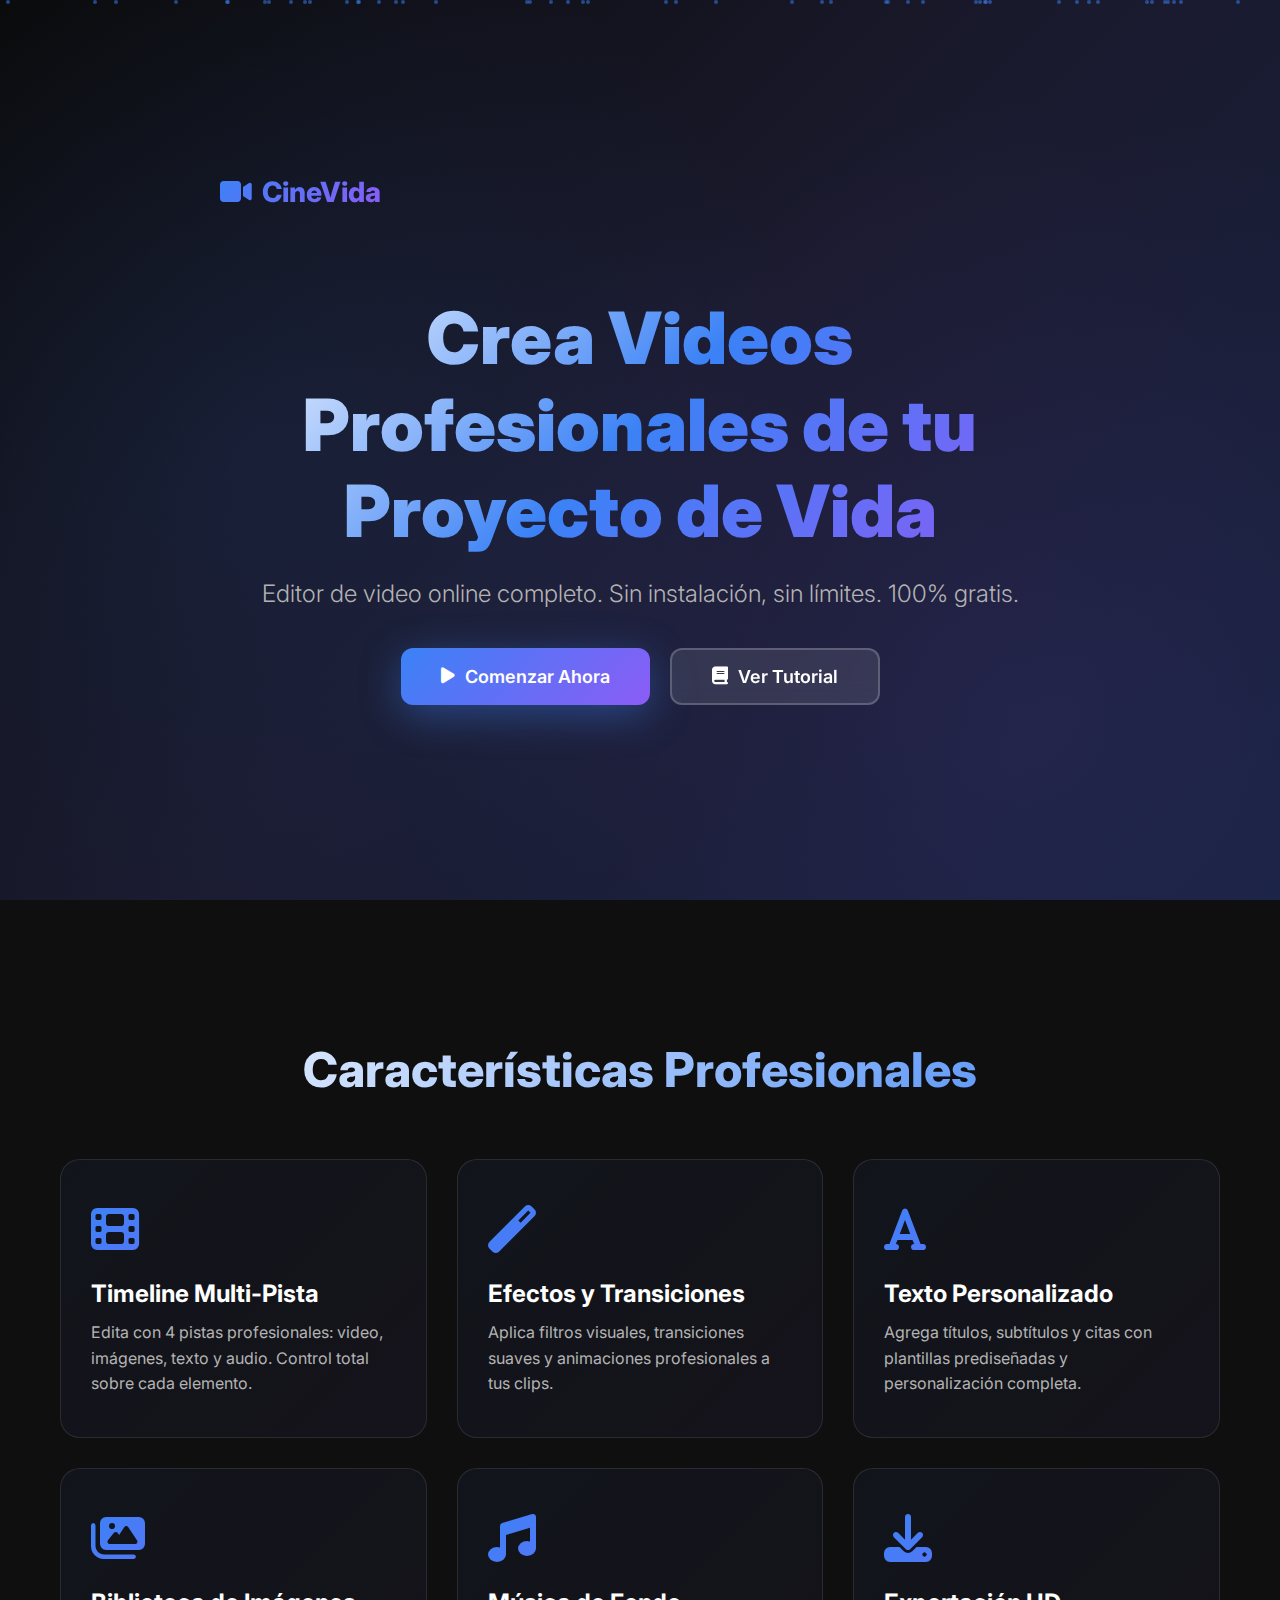
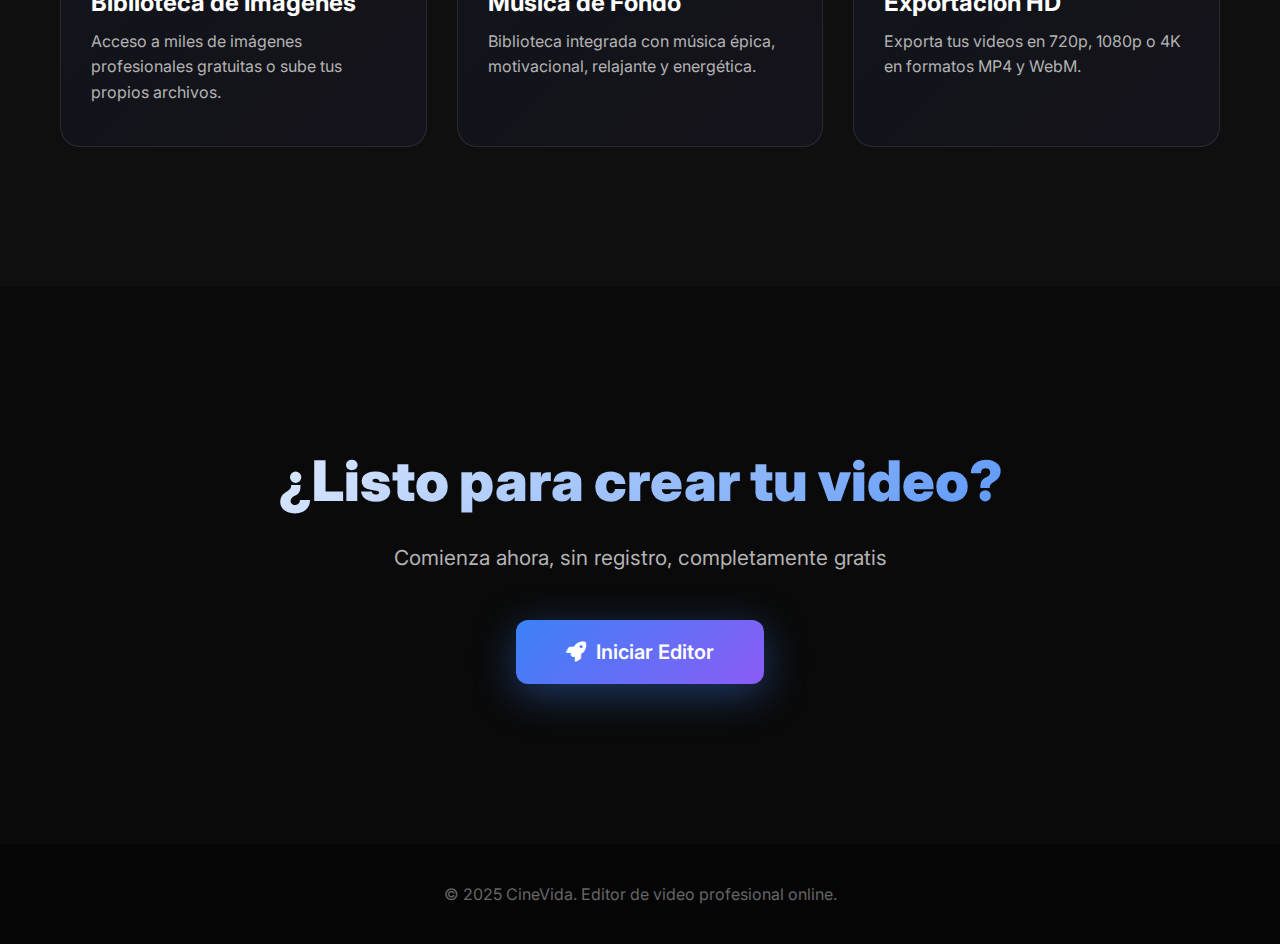
<file: landing.html>
<!DOCTYPE html>
<html lang="es">
<head>
    <meta charset="UTF-8">
    <meta name="viewport" content="width=device-width, initial-scale=1.0">
    <title>CineVida - Editor de Video Profesional Online</title>
    <link rel="stylesheet" href="https://cdnjs.cloudflare.com/ajax/libs/font-awesome/6.4.0/css/all.min.css">
    <link href="https://fonts.googleapis.com/css2?family=Inter:wght@300;400;500;600;700;800;900&display=swap" rel="stylesheet">
    <style>
        * {
            margin: 0;
            padding: 0;
            box-sizing: border-box;
        }
        
        body {
            font-family: 'Inter', sans-serif;
            background: #0a0a0a;
            color: #ffffff;
            overflow-x: hidden;
        }
        
        /* Hero Section */
        .hero {
            min-height: 100vh;
            background: linear-gradient(135deg, #0a0a0a 0%, #1a1a2e 50%, #16213e 100%);
            position: relative;
            overflow: hidden;
            display: flex;
            align-items: center;
            justify-content: center;
        }
        
        .hero::before {
            content: '';
            position: absolute;
            top: 0;
            left: 0;
            right: 0;
            bottom: 0;
            background: 
                radial-gradient(circle at 20% 50%, rgba(59, 130, 246, 0.1) 0%, transparent 50%),
                radial-gradient(circle at 80% 80%, rgba(139, 92, 246, 0.1) 0%, transparent 50%);
        }
        
        .particles {
            position: absolute;
            width: 100%;
            height: 100%;
            overflow: hidden;
        }
        
        .particle {
            position: absolute;
            width: 4px;
            height: 4px;
            background: rgba(59, 130, 246, 0.5);
            border-radius: 50%;
            animation: float 15s infinite;
        }
        
        @keyframes float {
            0%, 100% { transform: translateY(0) translateX(0); opacity: 0; }
            10% { opacity: 1; }
            90% { opacity: 1; }
            100% { transform: translateY(-100vh) translateX(100px); opacity: 0; }
        }
        
        .container {
            max-width: 1200px;
            margin: 0 auto;
            padding: 40px 20px;
            position: relative;
            z-index: 1;
        }
        
        .nav {
            display: flex;
            justify-content: space-between;
            align-items: center;
            padding: 20px 0;
            position: absolute;
            top: 0;
            left: 0;
            right: 0;
            z-index: 100;
        }
        
        .logo {
            font-size: 28px;
            font-weight: 800;
            background: linear-gradient(135deg, #3b82f6, #8b5cf6);
            -webkit-background-clip: text;
            -webkit-text-fill-color: transparent;
            display: flex;
            align-items: center;
            gap: 10px;
        }
        
        .hero-content {
            text-align: center;
            max-width: 800px;
            margin: 0 auto;
            padding-top: 100px;
        }
        
        .hero-title {
            font-size: 4.5rem;
            font-weight: 900;
            margin-bottom: 24px;
            background: linear-gradient(135deg, #ffffff, #3b82f6, #8b5cf6);
            -webkit-background-clip: text;
            -webkit-text-fill-color: transparent;
            line-height: 1.2;
        }
        
        .hero-subtitle {
            font-size: 1.5rem;
            color: #b3b3b3;
            margin-bottom: 40px;
            font-weight: 300;
        }
        
        .cta-buttons {
            display: flex;
            gap: 20px;
            justify-content: center;
            flex-wrap: wrap;
        }
        
        .btn {
            padding: 16px 40px;
            border-radius: 12px;
            font-size: 18px;
            font-weight: 600;
            text-decoration: none;
            display: inline-flex;
            align-items: center;
            gap: 10px;
            transition: all 0.3s;
            cursor: pointer;
            border: none;
        }
        
        .btn-primary {
            background: linear-gradient(135deg, #3b82f6, #8b5cf6);
            color: white;
            box-shadow: 0 10px 40px rgba(59, 130, 246, 0.4);
        }
        
        .btn-primary:hover {
            transform: translateY(-3px);
            box-shadow: 0 15px 50px rgba(59, 130, 246, 0.6);
        }
        
        .btn-secondary {
            background: rgba(255, 255, 255, 0.1);
            color: white;
            border: 2px solid rgba(255, 255, 255, 0.2);
            backdrop-filter: blur(10px);
        }
        
        .btn-secondary:hover {
            background: rgba(255, 255, 255, 0.2);
            border-color: rgba(255, 255, 255, 0.4);
        }
        
        .features {
            padding: 100px 20px;
            background: #0f0f0f;
        }
        
        .section-title {
            text-align: center;
            font-size: 3rem;
            font-weight: 800;
            margin-bottom: 60px;
            background: linear-gradient(135deg, #ffffff, #3b82f6);
            -webkit-background-clip: text;
            -webkit-text-fill-color: transparent;
        }
        
        .features-grid {
            display: grid;
            grid-template-columns: repeat(auto-fit, minmax(300px, 1fr));
            gap: 30px;
            max-width: 1200px;
            margin: 0 auto;
        }
        
        .feature-card {
            background: linear-gradient(135deg, rgba(59, 130, 246, 0.05), rgba(139, 92, 246, 0.05));
            border: 1px solid rgba(255, 255, 255, 0.1);
            border-radius: 20px;
            padding: 40px 30px;
            transition: all 0.3s;
            position: relative;
            overflow: hidden;
        }
        
        .feature-card::before {
            content: '';
            position: absolute;
            top: 0;
            left: 0;
            right: 0;
            height: 4px;
            background: linear-gradient(90deg, #3b82f6, #8b5cf6);
            transform: scaleX(0);
            transition: transform 0.3s;
        }
        
        .feature-card:hover {
            transform: translateY(-10px);
            border-color: rgba(59, 130, 246, 0.5);
        }
        
        .feature-card:hover::before {
            transform: scaleX(1);
        }
        
        .feature-icon {
            font-size: 3rem;
            background: linear-gradient(135deg, #3b82f6, #8b5cf6);
            -webkit-background-clip: text;
            -webkit-text-fill-color: transparent;
            margin-bottom: 20px;
        }
        
        .feature-title {
            font-size: 1.5rem;
            font-weight: 700;
            margin-bottom: 12px;
        }
        
        .feature-description {
            color: #b3b3b3;
            line-height: 1.6;
        }
        
        .demo-section {
            padding: 100px 20px;
            background: linear-gradient(135deg, #1a1a2e 0%, #16213e 100%);
        }
        
        .demo-video {
            max-width: 900px;
            margin: 0 auto;
            border-radius: 20px;
            overflow: hidden;
            box-shadow: 0 20px 60px rgba(0, 0, 0, 0.5);
            border: 2px solid rgba(59, 130, 246, 0.3);
        }
        
        .demo-placeholder {
            aspect-ratio: 16/9;
            background: linear-gradient(135deg, #2a2a3e, #1a1a2e);
            display: flex;
            align-items: center;
            justify-content: center;
            font-size: 4rem;
            color: rgba(255, 255, 255, 0.2);
        }
        
        .cta-section {
            padding: 120px 20px;
            background: #0a0a0a;
            text-align: center;
        }
        
        .cta-title {
            font-size: 3.5rem;
            font-weight: 900;
            margin-bottom: 30px;
            background: linear-gradient(135deg, #ffffff, #3b82f6);
            -webkit-background-clip: text;
            -webkit-text-fill-color: transparent;
        }
        
        .cta-subtitle {
            font-size: 1.3rem;
            color: #b3b3b3;
            margin-bottom: 50px;
        }
        
        .footer {
            padding: 40px 20px;
            background: #050505;
            text-align: center;
            color: #666;
        }
        
        @media (max-width: 768px) {
            .hero-title {
                font-size: 3rem;
            }
            
            .hero-subtitle {
                font-size: 1.2rem;
            }
            
            .section-title {
                font-size: 2rem;
            }
            
            .cta-title {
                font-size: 2.5rem;
            }
            
            .features-grid {
                grid-template-columns: 1fr;
            }
            
            .cta-buttons {
                flex-direction: column;
                align-items: center;
            }
            
            .btn {
                width: 100%;
                max-width: 300px;
                justify-content: center;
            }
        }
    </style>
</head>
<body>
    <!-- Hero Section -->
    <section class="hero">
        <div class="particles" id="particles"></div>
        
        <div class="container">
            <nav class="nav">
                <div class="logo">
                    <i class="fas fa-video"></i>
                    CineVida
                </div>
            </nav>
            
            <div class="hero-content">
                <h1 class="hero-title">
                    Crea Videos Profesionales de tu Proyecto de Vida
                </h1>
                <p class="hero-subtitle">
                    Editor de video online completo. Sin instalación, sin límites. 100% gratis.
                </p>
                <div class="cta-buttons">
                    <a href="editor.html" class="btn btn-primary">
                        <i class="fas fa-play"></i>
                        Comenzar Ahora
                    </a>
                    <a href="tutorial.html" class="btn btn-secondary">
                        <i class="fas fa-book"></i>
                        Ver Tutorial
                    </a>
                </div>
            </div>
        </div>
    </section>

    <!-- Features Section -->
    <section class="features">
        <div class="container">
            <h2 class="section-title">Características Profesionales</h2>
            <div class="features-grid">
                <div class="feature-card">
                    <div class="feature-icon">
                        <i class="fas fa-film"></i>
                    </div>
                    <h3 class="feature-title">Timeline Multi-Pista</h3>
                    <p class="feature-description">
                        Edita con 4 pistas profesionales: video, imágenes, texto y audio. Control total sobre cada elemento.
                    </p>
                </div>
                
                <div class="feature-card">
                    <div class="feature-icon">
                        <i class="fas fa-magic"></i>
                    </div>
                    <h3 class="feature-title">Efectos y Transiciones</h3>
                    <p class="feature-description">
                        Aplica filtros visuales, transiciones suaves y animaciones profesionales a tus clips.
                    </p>
                </div>
                
                <div class="feature-card">
                    <div class="feature-icon">
                        <i class="fas fa-font"></i>
                    </div>
                    <h3 class="feature-title">Texto Personalizado</h3>
                    <p class="feature-description">
                        Agrega títulos, subtítulos y citas con plantillas prediseñadas y personalización completa.
                    </p>
                </div>
                
                <div class="feature-card">
                    <div class="feature-icon">
                        <i class="fas fa-images"></i>
                    </div>
                    <h3 class="feature-title">Biblioteca de Imágenes</h3>
                    <p class="feature-description">
                        Acceso a miles de imágenes profesionales gratuitas o sube tus propios archivos.
                    </p>
                </div>
                
                <div class="feature-card">
                    <div class="feature-icon">
                        <i class="fas fa-music"></i>
                    </div>
                    <h3 class="feature-title">Música de Fondo</h3>
                    <p class="feature-description">
                        Biblioteca integrada con música épica, motivacional, relajante y energética.
                    </p>
                </div>
                
                <div class="feature-card">
                    <div class="feature-icon">
                        <i class="fas fa-download"></i>
                    </div>
                    <h3 class="feature-title">Exportación HD</h3>
                    <p class="feature-description">
                        Exporta tus videos en 720p, 1080p o 4K en formatos MP4 y WebM.
                    </p>
                </div>
            </div>
        </div>
    </section>


    <!-- CTA Section -->
    <section class="cta-section">
        <div class="container">
            <h2 class="cta-title">¿Listo para crear tu video?</h2>
            <p class="cta-subtitle">
                Comienza ahora, sin registro, completamente gratis
            </p>
            <a href="editor.html" class="btn btn-primary" style="font-size: 20px; padding: 20px 50px;">
                <i class="fas fa-rocket"></i>
                Iniciar Editor
            </a>
        </div>
    </section>

    <!-- Footer -->
    <footer class="footer">
        <p>&copy; 2025 CineVida. Editor de video profesional online.</p>
    </footer>

    <script>
        // Generar partículas
        const particlesContainer = document.getElementById('particles');
        for (let i = 0; i < 50; i++) {
            const particle = document.createElement('div');
            particle.className = 'particle';
            particle.style.left = Math.random() * 100 + '%';
            particle.style.animationDelay = Math.random() * 15 + 's';
            particle.style.animationDuration = (Math.random() * 10 + 10) + 's';
            particlesContainer.appendChild(particle);
        }
    </script>
</body>
</html>
</file>
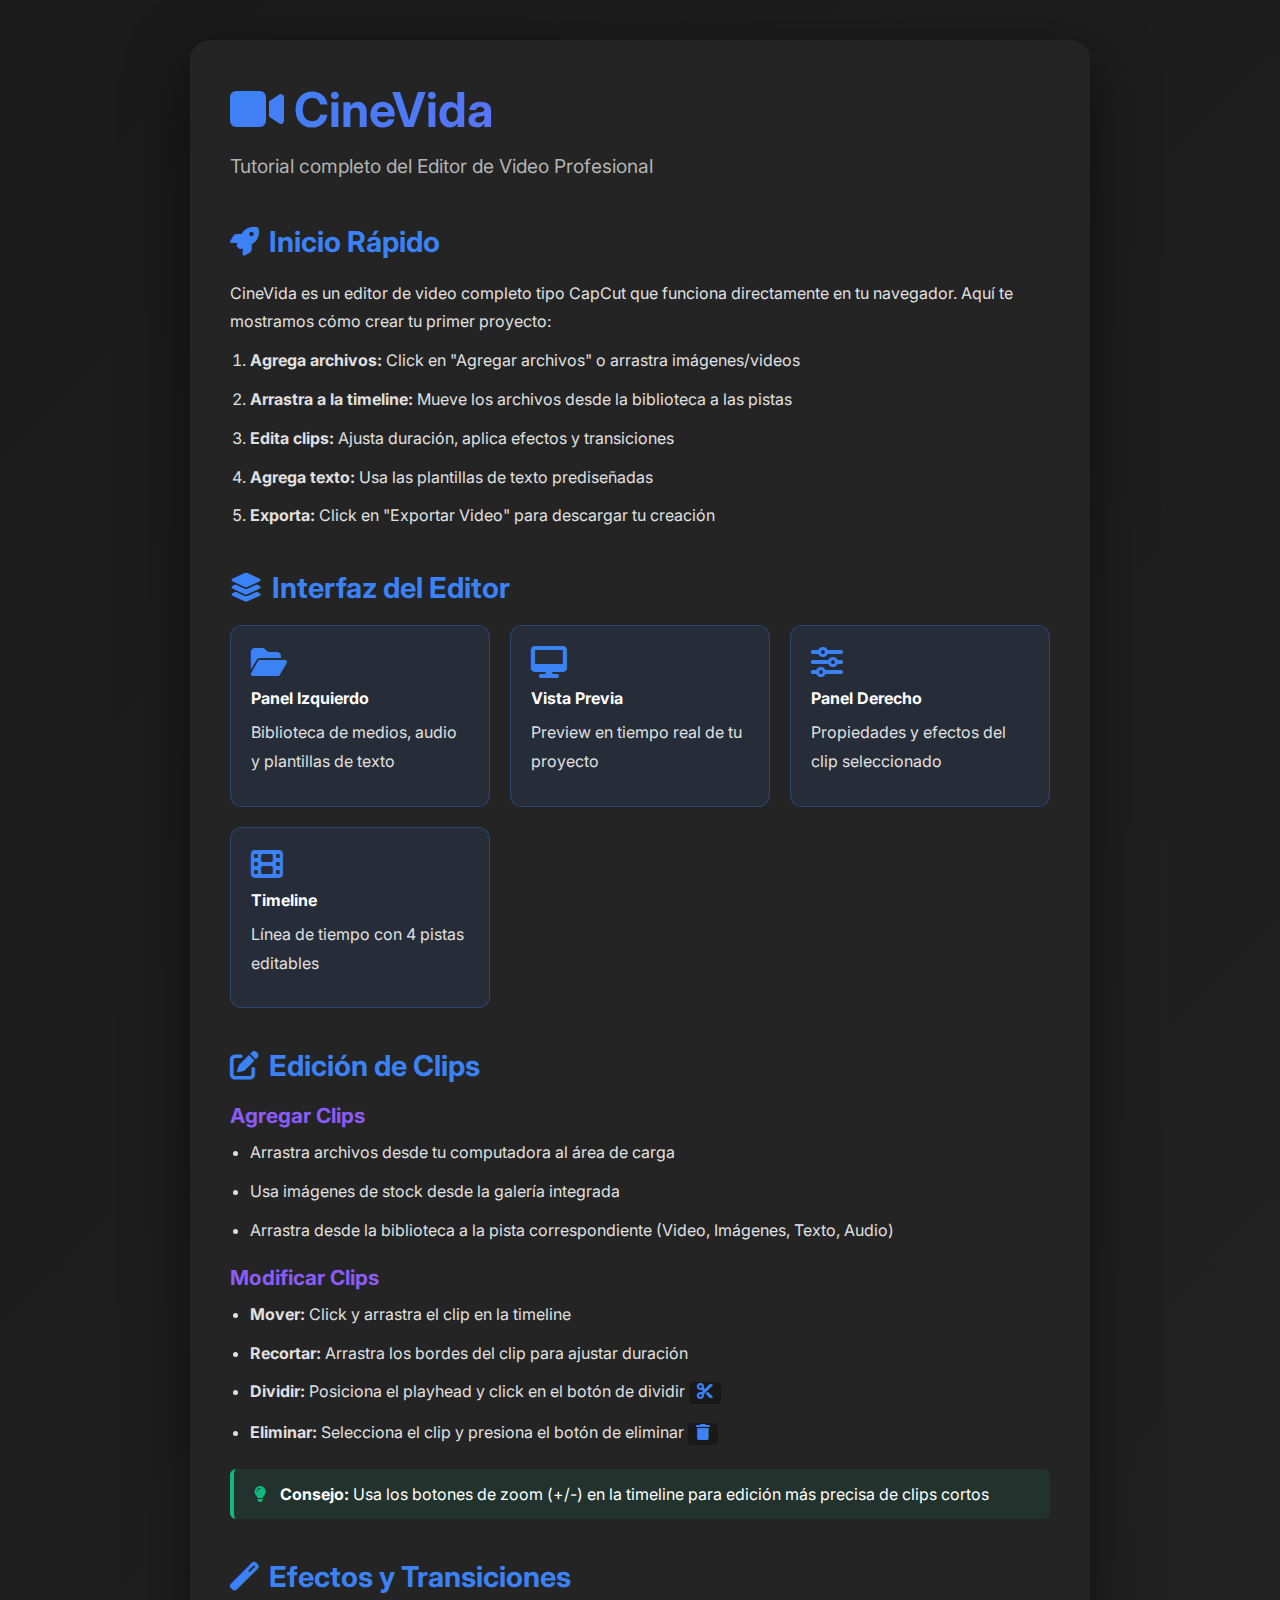
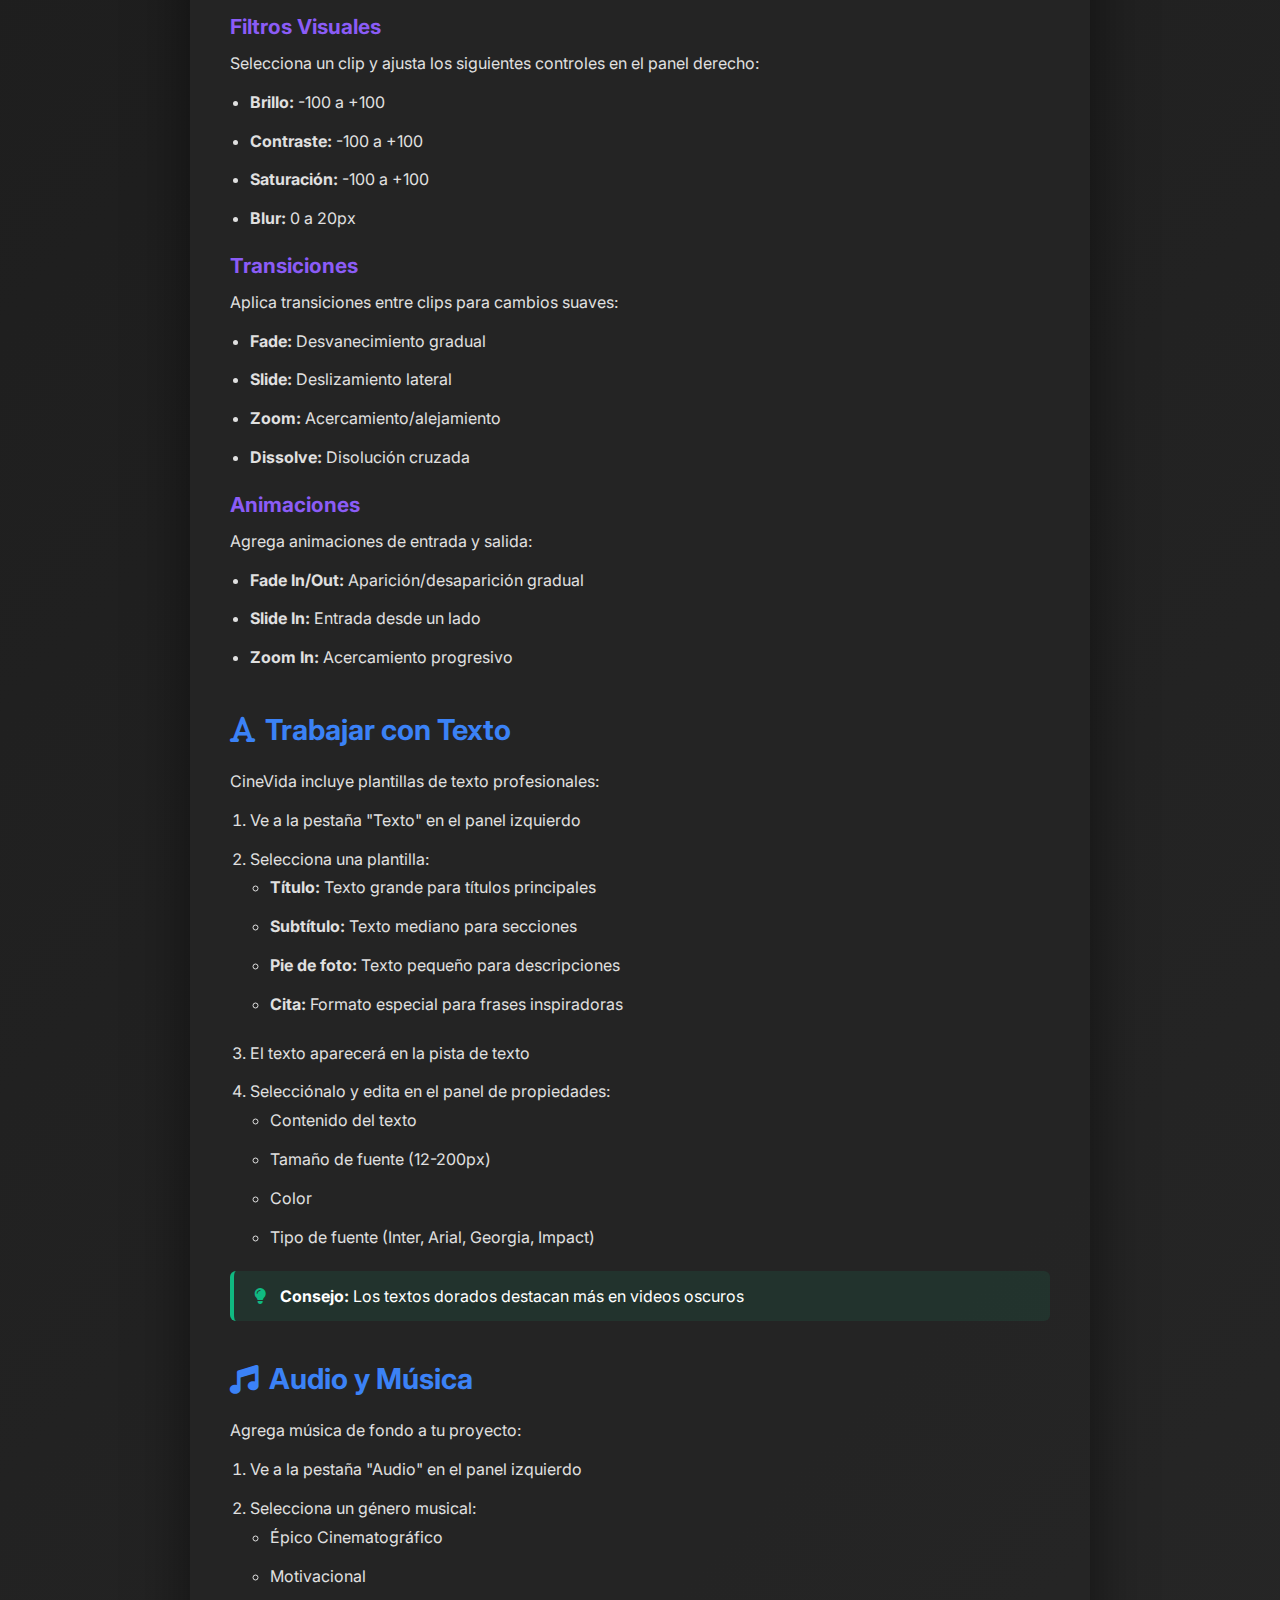
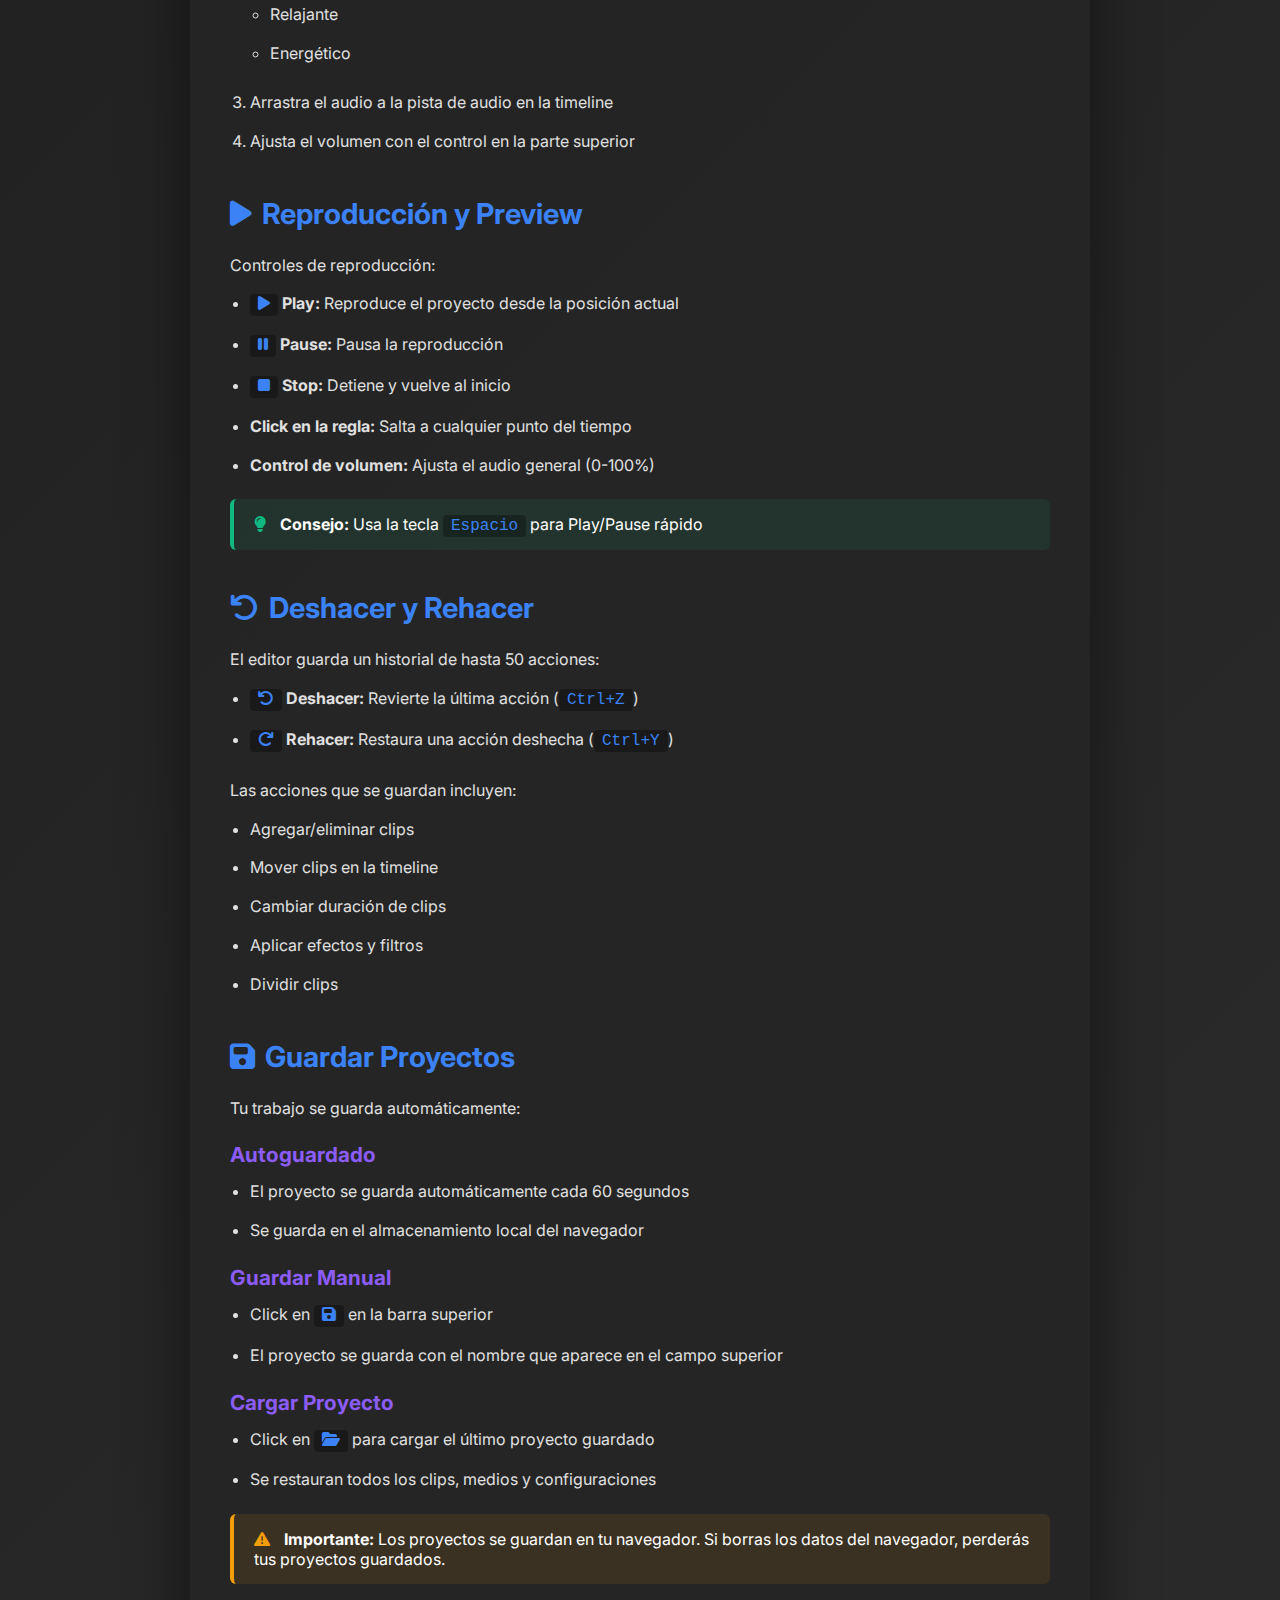
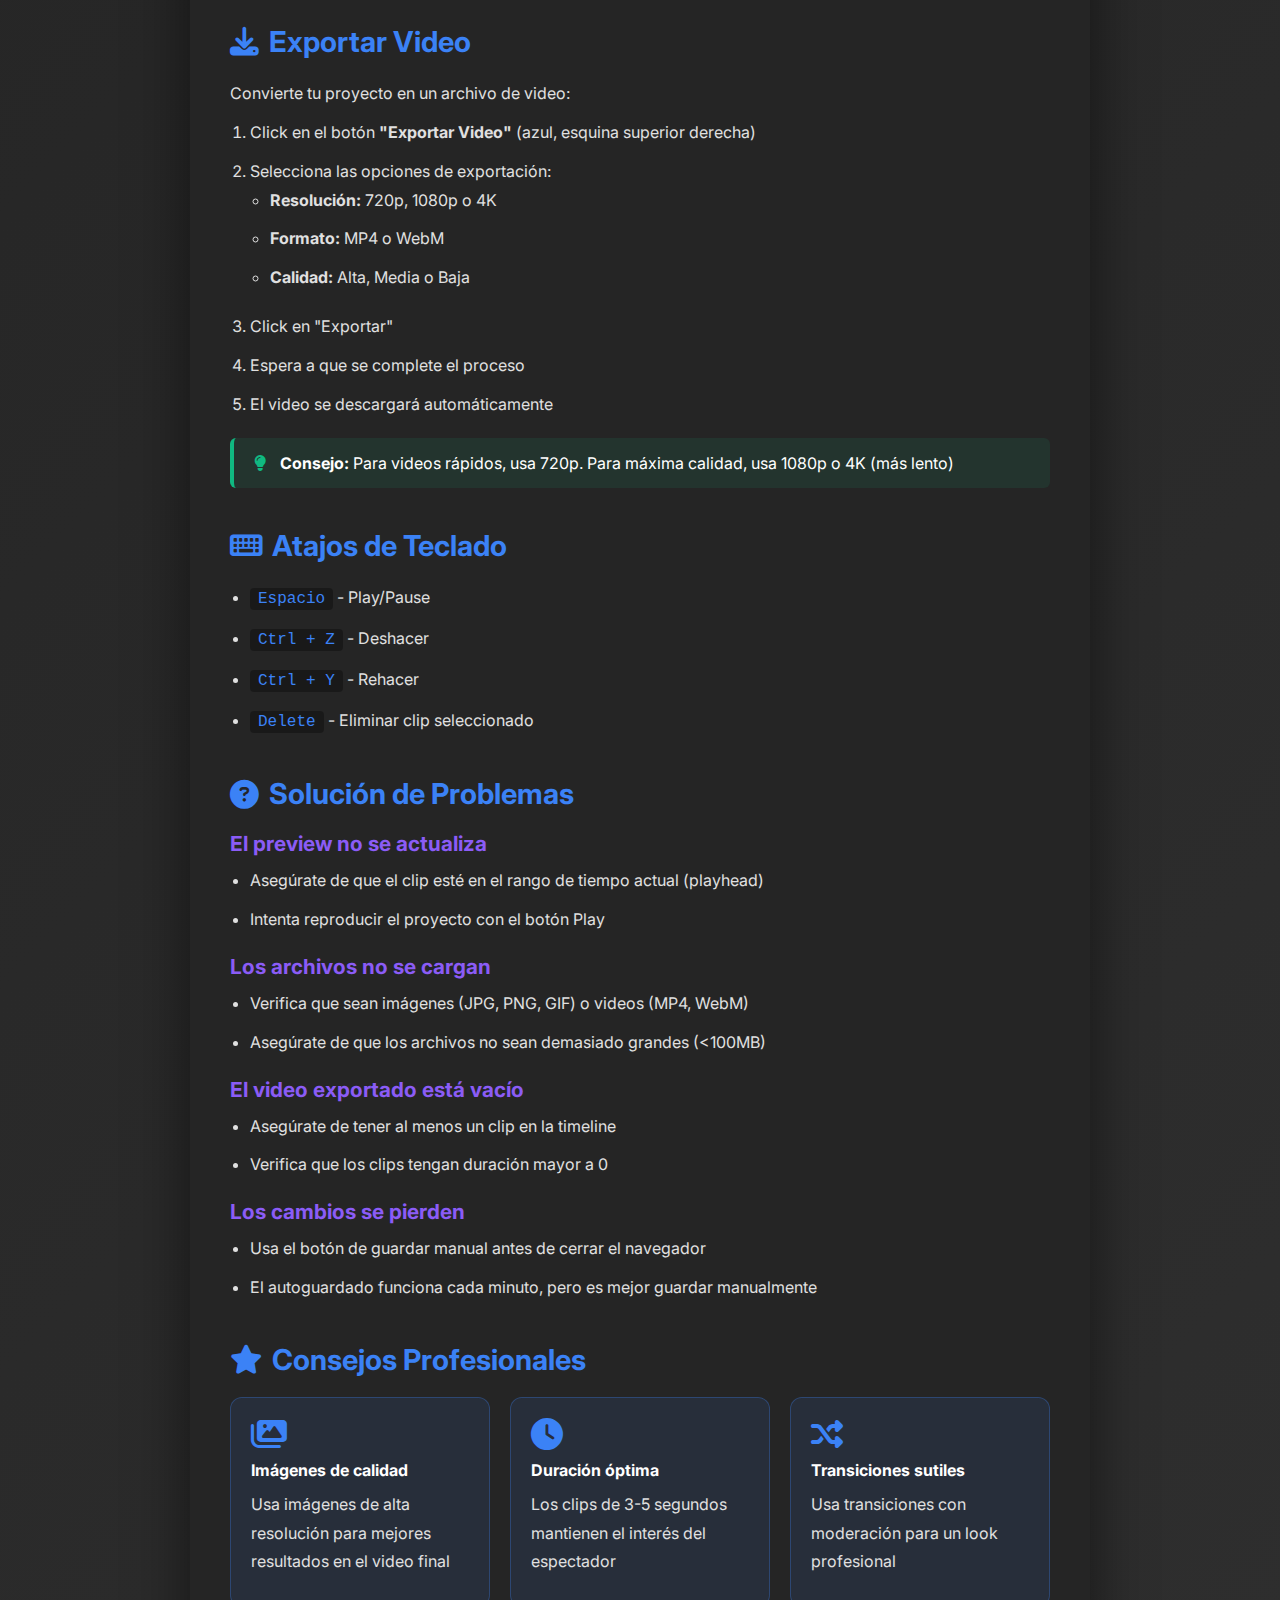
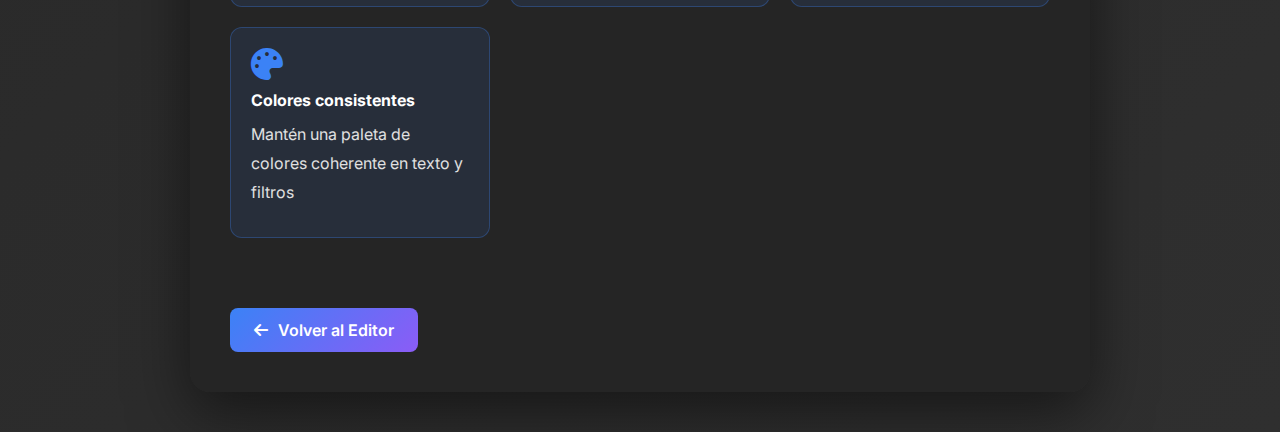
<file: tutorial.html>
<!DOCTYPE html>
<html lang="es">
<head>
    <meta charset="UTF-8">
    <meta name="viewport" content="width=device-width, initial-scale=1.0">
    <title>Tutorial - CineVida Editor</title>
    <link rel="stylesheet" href="https://cdnjs.cloudflare.com/ajax/libs/font-awesome/6.4.0/css/all.min.css">
    <link href="https://fonts.googleapis.com/css2?family=Inter:wght@300;400;500;600;700&display=swap" rel="stylesheet">
    <style>
        * {
            margin: 0;
            padding: 0;
            box-sizing: border-box;
        }
        
        body {
            font-family: 'Inter', sans-serif;
            background: linear-gradient(135deg, #1a1a1a, #2f2f2f);
            color: #ffffff;
            padding: 40px 20px;
        }
        
        .container {
            max-width: 900px;
            margin: 0 auto;
            background: rgba(37, 37, 37, 0.95);
            border-radius: 20px;
            padding: 40px;
            box-shadow: 0 20px 60px rgba(0, 0, 0, 0.5);
        }
        
        h1 {
            font-size: 3rem;
            background: linear-gradient(135deg, #3b82f6, #8b5cf6);
            -webkit-background-clip: text;
            -webkit-text-fill-color: transparent;
            margin-bottom: 10px;
        }
        
        .subtitle {
            color: #b3b3b3;
            font-size: 1.2rem;
            margin-bottom: 40px;
        }
        
        .section {
            margin-bottom: 40px;
        }
        
        h2 {
            color: #3b82f6;
            font-size: 1.8rem;
            margin-bottom: 20px;
            display: flex;
            align-items: center;
            gap: 10px;
        }
        
        h3 {
            color: #8b5cf6;
            font-size: 1.3rem;
            margin: 20px 0 10px;
        }
        
        p, li {
            color: #e0e0e0;
            line-height: 1.8;
            margin-bottom: 10px;
        }
        
        ul, ol {
            margin-left: 20px;
            margin-bottom: 20px;
        }
        
        .feature-grid {
            display: grid;
            grid-template-columns: repeat(auto-fit, minmax(250px, 1fr));
            gap: 20px;
            margin: 20px 0;
        }
        
        .feature-card {
            background: rgba(59, 130, 246, 0.1);
            border: 1px solid rgba(59, 130, 246, 0.3);
            border-radius: 12px;
            padding: 20px;
            transition: all 0.3s;
        }
        
        .feature-card:hover {
            transform: translateY(-5px);
            box-shadow: 0 10px 30px rgba(59, 130, 246, 0.3);
        }
        
        .feature-card i {
            font-size: 2rem;
            color: #3b82f6;
            margin-bottom: 10px;
        }
        
        .feature-card h4 {
            color: #ffffff;
            margin-bottom: 10px;
        }
        
        .tip {
            background: rgba(16, 185, 129, 0.1);
            border-left: 4px solid #10b981;
            padding: 15px 20px;
            border-radius: 6px;
            margin: 20px 0;
        }
        
        .tip i {
            color: #10b981;
            margin-right: 10px;
        }
        
        .warning {
            background: rgba(245, 158, 11, 0.1);
            border-left: 4px solid #f59e0b;
            padding: 15px 20px;
            border-radius: 6px;
            margin: 20px 0;
        }
        
        .warning i {
            color: #f59e0b;
            margin-right: 10px;
        }
        
        .btn-back {
            display: inline-flex;
            align-items: center;
            gap: 10px;
            background: linear-gradient(135deg, #3b82f6, #8b5cf6);
            color: white;
            padding: 12px 24px;
            border-radius: 8px;
            text-decoration: none;
            font-weight: 600;
            transition: all 0.3s;
            margin-top: 30px;
        }
        
        .btn-back:hover {
            transform: translateY(-2px);
            box-shadow: 0 4px 12px rgba(59, 130, 246, 0.4);
        }
        
        code {
            background: rgba(0, 0, 0, 0.3);
            padding: 2px 8px;
            border-radius: 4px;
            color: #3b82f6;
            font-family: 'Courier New', monospace;
        }
    </style>
</head>
<body>
    <div class="container">
        <h1><i class="fas fa-video"></i> CineVida</h1>
        <p class="subtitle">Tutorial completo del Editor de Video Profesional</p>
        
        <div class="section">
            <h2><i class="fas fa-rocket"></i> Inicio Rápido</h2>
            <p>CineVida es un editor de video completo tipo CapCut que funciona directamente en tu navegador. Aquí te mostramos cómo crear tu primer proyecto:</p>
            
            <ol>
                <li><strong>Agrega archivos:</strong> Click en "Agregar archivos" o arrastra imágenes/videos</li>
                <li><strong>Arrastra a la timeline:</strong> Mueve los archivos desde la biblioteca a las pistas</li>
                <li><strong>Edita clips:</strong> Ajusta duración, aplica efectos y transiciones</li>
                <li><strong>Agrega texto:</strong> Usa las plantillas de texto prediseñadas</li>
                <li><strong>Exporta:</strong> Click en "Exportar Video" para descargar tu creación</li>
            </ol>
        </div>
        
        <div class="section">
            <h2><i class="fas fa-layer-group"></i> Interfaz del Editor</h2>
            
            <div class="feature-grid">
                <div class="feature-card">
                    <i class="fas fa-folder-open"></i>
                    <h4>Panel Izquierdo</h4>
                    <p>Biblioteca de medios, audio y plantillas de texto</p>
                </div>
                
                <div class="feature-card">
                    <i class="fas fa-desktop"></i>
                    <h4>Vista Previa</h4>
                    <p>Preview en tiempo real de tu proyecto</p>
                </div>
                
                <div class="feature-card">
                    <i class="fas fa-sliders-h"></i>
                    <h4>Panel Derecho</h4>
                    <p>Propiedades y efectos del clip seleccionado</p>
                </div>
                
                <div class="feature-card">
                    <i class="fas fa-film"></i>
                    <h4>Timeline</h4>
                    <p>Línea de tiempo con 4 pistas editables</p>
                </div>
            </div>
        </div>
        
        <div class="section">
            <h2><i class="fas fa-edit"></i> Edición de Clips</h2>
            
            <h3>Agregar Clips</h3>
            <ul>
                <li>Arrastra archivos desde tu computadora al área de carga</li>
                <li>Usa imágenes de stock desde la galería integrada</li>
                <li>Arrastra desde la biblioteca a la pista correspondiente (Video, Imágenes, Texto, Audio)</li>
            </ul>
            
            <h3>Modificar Clips</h3>
            <ul>
                <li><strong>Mover:</strong> Click y arrastra el clip en la timeline</li>
                <li><strong>Recortar:</strong> Arrastra los bordes del clip para ajustar duración</li>
                <li><strong>Dividir:</strong> Posiciona el playhead y click en el botón de dividir <code><i class="fas fa-scissors"></i></code></li>
                <li><strong>Eliminar:</strong> Selecciona el clip y presiona el botón de eliminar <code><i class="fas fa-trash"></i></code></li>
            </ul>
            
            <div class="tip">
                <i class="fas fa-lightbulb"></i>
                <strong>Consejo:</strong> Usa los botones de zoom (+/-) en la timeline para edición más precisa de clips cortos
            </div>
        </div>
        
        <div class="section">
            <h2><i class="fas fa-magic"></i> Efectos y Transiciones</h2>
            
            <h3>Filtros Visuales</h3>
            <p>Selecciona un clip y ajusta los siguientes controles en el panel derecho:</p>
            <ul>
                <li><strong>Brillo:</strong> -100 a +100</li>
                <li><strong>Contraste:</strong> -100 a +100</li>
                <li><strong>Saturación:</strong> -100 a +100</li>
                <li><strong>Blur:</strong> 0 a 20px</li>
            </ul>
            
            <h3>Transiciones</h3>
            <p>Aplica transiciones entre clips para cambios suaves:</p>
            <ul>
                <li><strong>Fade:</strong> Desvanecimiento gradual</li>
                <li><strong>Slide:</strong> Deslizamiento lateral</li>
                <li><strong>Zoom:</strong> Acercamiento/alejamiento</li>
                <li><strong>Dissolve:</strong> Disolución cruzada</li>
            </ul>
            
            <h3>Animaciones</h3>
            <p>Agrega animaciones de entrada y salida:</p>
            <ul>
                <li><strong>Fade In/Out:</strong> Aparición/desaparición gradual</li>
                <li><strong>Slide In:</strong> Entrada desde un lado</li>
                <li><strong>Zoom In:</strong> Acercamiento progresivo</li>
            </ul>
        </div>
        
        <div class="section">
            <h2><i class="fas fa-font"></i> Trabajar con Texto</h2>
            
            <p>CineVida incluye plantillas de texto profesionales:</p>
            
            <ol>
                <li>Ve a la pestaña "Texto" en el panel izquierdo</li>
                <li>Selecciona una plantilla:
                    <ul>
                        <li><strong>Título:</strong> Texto grande para títulos principales</li>
                        <li><strong>Subtítulo:</strong> Texto mediano para secciones</li>
                        <li><strong>Pie de foto:</strong> Texto pequeño para descripciones</li>
                        <li><strong>Cita:</strong> Formato especial para frases inspiradoras</li>
                    </ul>
                </li>
                <li>El texto aparecerá en la pista de texto</li>
                <li>Selecciónalo y edita en el panel de propiedades:
                    <ul>
                        <li>Contenido del texto</li>
                        <li>Tamaño de fuente (12-200px)</li>
                        <li>Color</li>
                        <li>Tipo de fuente (Inter, Arial, Georgia, Impact)</li>
                    </ul>
                </li>
            </ol>
            
            <div class="tip">
                <i class="fas fa-lightbulb"></i>
                <strong>Consejo:</strong> Los textos dorados destacan más en videos oscuros
            </div>
        </div>
        
        <div class="section">
            <h2><i class="fas fa-music"></i> Audio y Música</h2>
            
            <p>Agrega música de fondo a tu proyecto:</p>
            
            <ol>
                <li>Ve a la pestaña "Audio" en el panel izquierdo</li>
                <li>Selecciona un género musical:
                    <ul>
                        <li>Épico Cinematográfico</li>
                        <li>Motivacional</li>
                        <li>Relajante</li>
                        <li>Energético</li>
                    </ul>
                </li>
                <li>Arrastra el audio a la pista de audio en la timeline</li>
                <li>Ajusta el volumen con el control en la parte superior</li>
            </ol>
        </div>
        
        <div class="section">
            <h2><i class="fas fa-play"></i> Reproducción y Preview</h2>
            
            <p>Controles de reproducción:</p>
            <ul>
                <li><code><i class="fas fa-play"></i></code> <strong>Play:</strong> Reproduce el proyecto desde la posición actual</li>
                <li><code><i class="fas fa-pause"></i></code> <strong>Pause:</strong> Pausa la reproducción</li>
                <li><code><i class="fas fa-stop"></i></code> <strong>Stop:</strong> Detiene y vuelve al inicio</li>
                <li><strong>Click en la regla:</strong> Salta a cualquier punto del tiempo</li>
                <li><strong>Control de volumen:</strong> Ajusta el audio general (0-100%)</li>
            </ul>
            
            <div class="tip">
                <i class="fas fa-lightbulb"></i>
                <strong>Consejo:</strong> Usa la tecla <code>Espacio</code> para Play/Pause rápido
            </div>
        </div>
        
        <div class="section">
            <h2><i class="fas fa-undo"></i> Deshacer y Rehacer</h2>
            
            <p>El editor guarda un historial de hasta 50 acciones:</p>
            <ul>
                <li><code><i class="fas fa-undo"></i></code> <strong>Deshacer:</strong> Revierte la última acción (<code>Ctrl+Z</code>)</li>
                <li><code><i class="fas fa-redo"></i></code> <strong>Rehacer:</strong> Restaura una acción deshecha (<code>Ctrl+Y</code>)</li>
            </ul>
            
            <p>Las acciones que se guardan incluyen:</p>
            <ul>
                <li>Agregar/eliminar clips</li>
                <li>Mover clips en la timeline</li>
                <li>Cambiar duración de clips</li>
                <li>Aplicar efectos y filtros</li>
                <li>Dividir clips</li>
            </ul>
        </div>
        
        <div class="section">
            <h2><i class="fas fa-save"></i> Guardar Proyectos</h2>
            
            <p>Tu trabajo se guarda automáticamente:</p>
            
            <h3>Autoguardado</h3>
            <ul>
                <li>El proyecto se guarda automáticamente cada 60 segundos</li>
                <li>Se guarda en el almacenamiento local del navegador</li>
            </ul>
            
            <h3>Guardar Manual</h3>
            <ul>
                <li>Click en <code><i class="fas fa-save"></i></code> en la barra superior</li>
                <li>El proyecto se guarda con el nombre que aparece en el campo superior</li>
            </ul>
            
            <h3>Cargar Proyecto</h3>
            <ul>
                <li>Click en <code><i class="fas fa-folder-open"></i></code> para cargar el último proyecto guardado</li>
                <li>Se restauran todos los clips, medios y configuraciones</li>
            </ul>
            
            <div class="warning">
                <i class="fas fa-exclamation-triangle"></i>
                <strong>Importante:</strong> Los proyectos se guardan en tu navegador. Si borras los datos del navegador, perderás tus proyectos guardados.
            </div>
        </div>
        
        <div class="section">
            <h2><i class="fas fa-download"></i> Exportar Video</h2>
            
            <p>Convierte tu proyecto en un archivo de video:</p>
            
            <ol>
                <li>Click en el botón <strong>"Exportar Video"</strong> (azul, esquina superior derecha)</li>
                <li>Selecciona las opciones de exportación:
                    <ul>
                        <li><strong>Resolución:</strong> 720p, 1080p o 4K</li>
                        <li><strong>Formato:</strong> MP4 o WebM</li>
                        <li><strong>Calidad:</strong> Alta, Media o Baja</li>
                    </ul>
                </li>
                <li>Click en "Exportar"</li>
                <li>Espera a que se complete el proceso</li>
                <li>El video se descargará automáticamente</li>
            </ol>
            
            <div class="tip">
                <i class="fas fa-lightbulb"></i>
                <strong>Consejo:</strong> Para videos rápidos, usa 720p. Para máxima calidad, usa 1080p o 4K (más lento)
            </div>
        </div>
        
        <div class="section">
            <h2><i class="fas fa-keyboard"></i> Atajos de Teclado</h2>
            
            <ul>
                <li><code>Espacio</code> - Play/Pause</li>
                <li><code>Ctrl + Z</code> - Deshacer</li>
                <li><code>Ctrl + Y</code> - Rehacer</li>
                <li><code>Delete</code> - Eliminar clip seleccionado</li>
            </ul>
        </div>
        
        <div class="section">
            <h2><i class="fas fa-question-circle"></i> Solución de Problemas</h2>
            
            <h3>El preview no se actualiza</h3>
            <ul>
                <li>Asegúrate de que el clip esté en el rango de tiempo actual (playhead)</li>
                <li>Intenta reproducir el proyecto con el botón Play</li>
            </ul>
            
            <h3>Los archivos no se cargan</h3>
            <ul>
                <li>Verifica que sean imágenes (JPG, PNG, GIF) o videos (MP4, WebM)</li>
                <li>Asegúrate de que los archivos no sean demasiado grandes (&lt;100MB)</li>
            </ul>
            
            <h3>El video exportado está vacío</h3>
            <ul>
                <li>Asegúrate de tener al menos un clip en la timeline</li>
                <li>Verifica que los clips tengan duración mayor a 0</li>
            </ul>
            
            <h3>Los cambios se pierden</h3>
            <ul>
                <li>Usa el botón de guardar manual antes de cerrar el navegador</li>
                <li>El autoguardado funciona cada minuto, pero es mejor guardar manualmente</li>
            </ul>
        </div>
        
        <div class="section">
            <h2><i class="fas fa-star"></i> Consejos Profesionales</h2>
            
            <div class="feature-grid">
                <div class="feature-card">
                    <i class="fas fa-images"></i>
                    <h4>Imágenes de calidad</h4>
                    <p>Usa imágenes de alta resolución para mejores resultados en el video final</p>
                </div>
                
                <div class="feature-card">
                    <i class="fas fa-clock"></i>
                    <h4>Duración óptima</h4>
                    <p>Los clips de 3-5 segundos mantienen el interés del espectador</p>
                </div>
                
                <div class="feature-card">
                    <i class="fas fa-random"></i>
                    <h4>Transiciones sutiles</h4>
                    <p>Usa transiciones con moderación para un look profesional</p>
                </div>
                
                <div class="feature-card">
                    <i class="fas fa-palette"></i>
                    <h4>Colores consistentes</h4>
                    <p>Mantén una paleta de colores coherente en texto y filtros</p>
                </div>
            </div>
        </div>
        
        <a href="editor.html" class="btn-back">
            <i class="fas fa-arrow-left"></i>
            Volver al Editor
        </a>
    </div>
</body>
</html>
</file>
